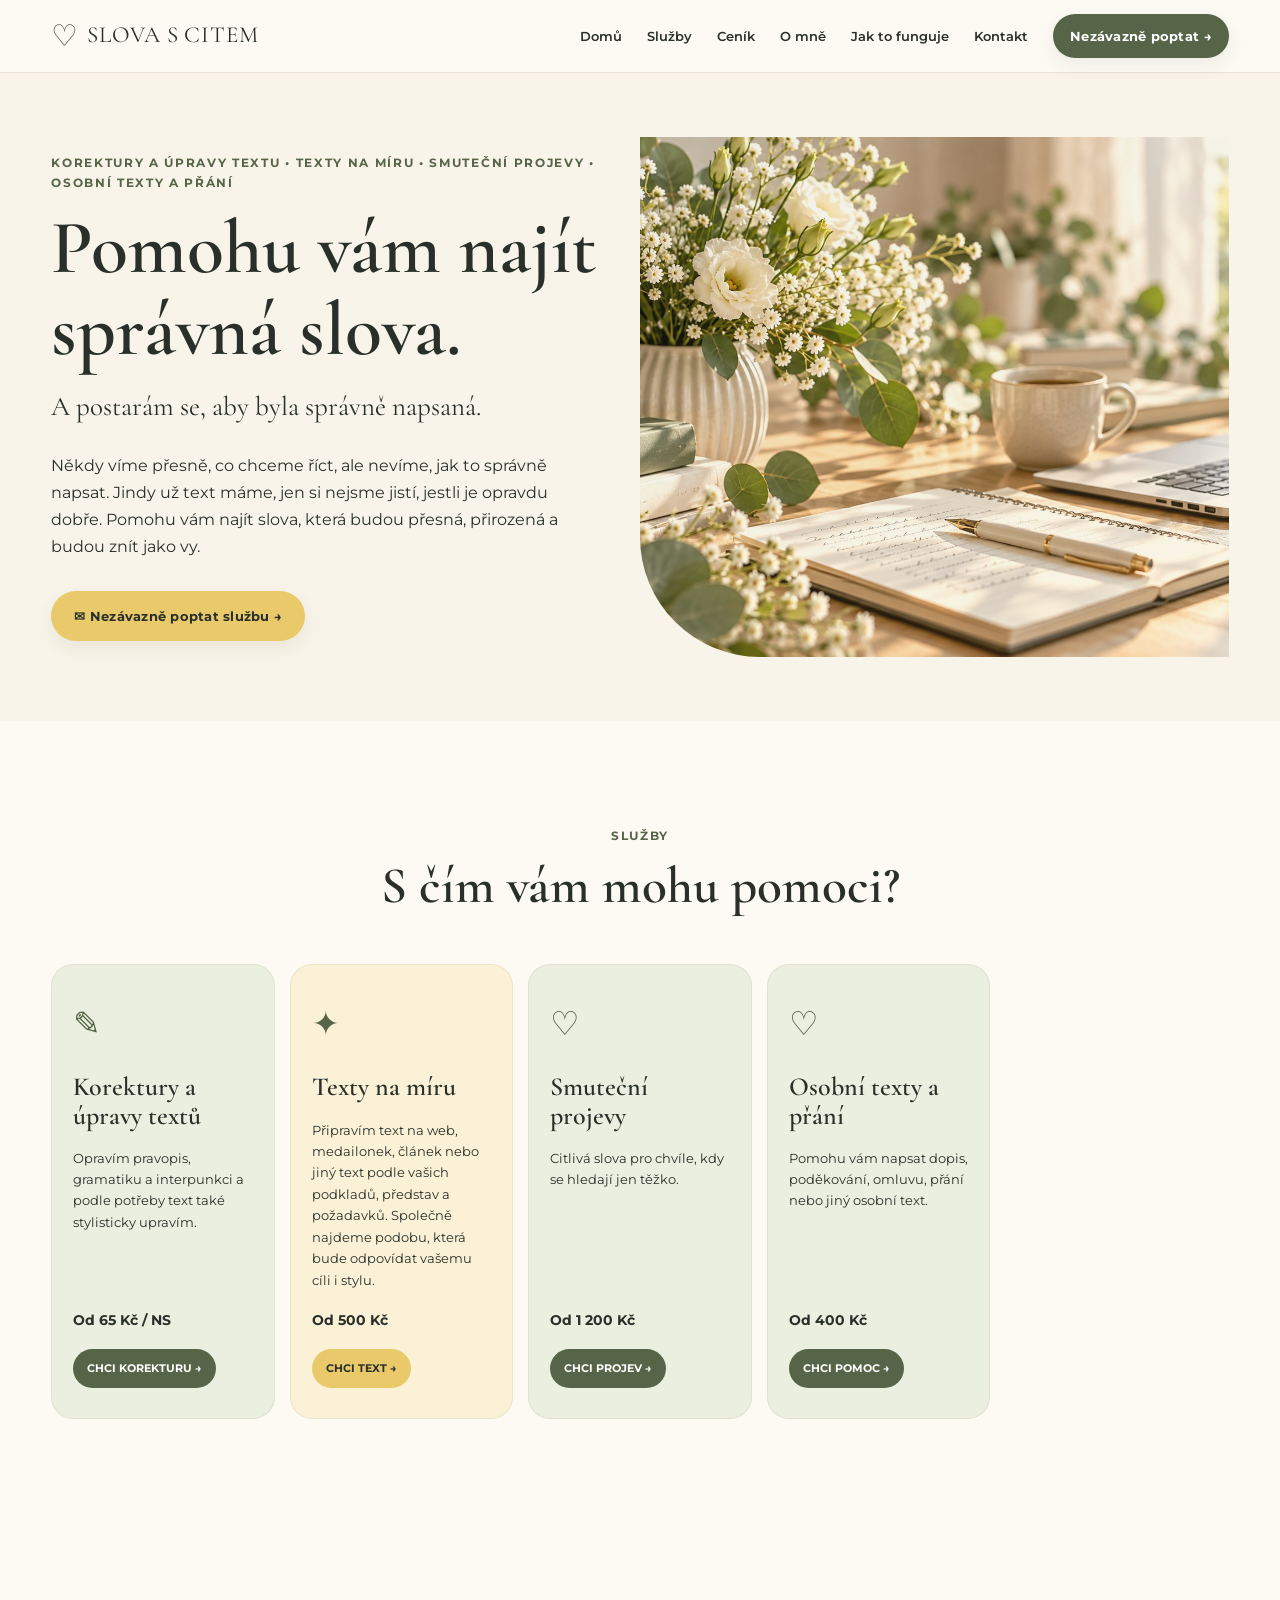
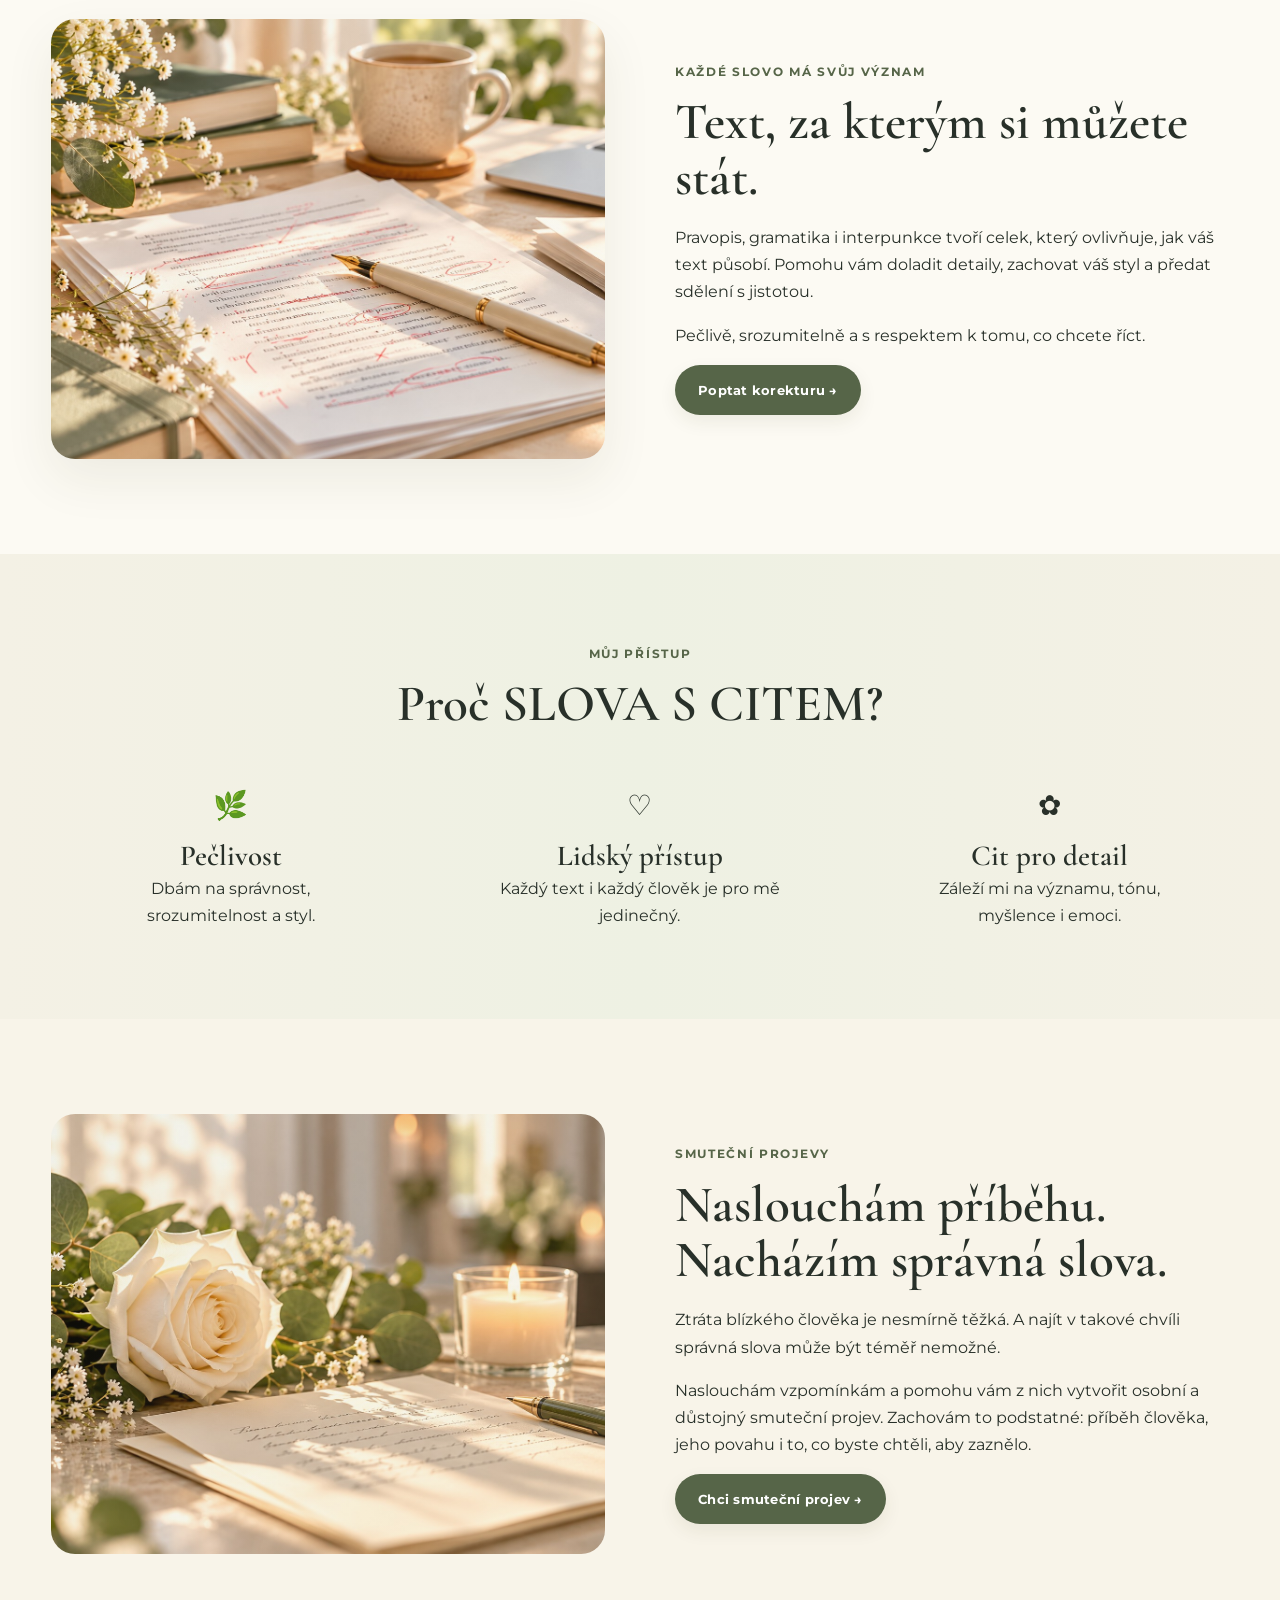
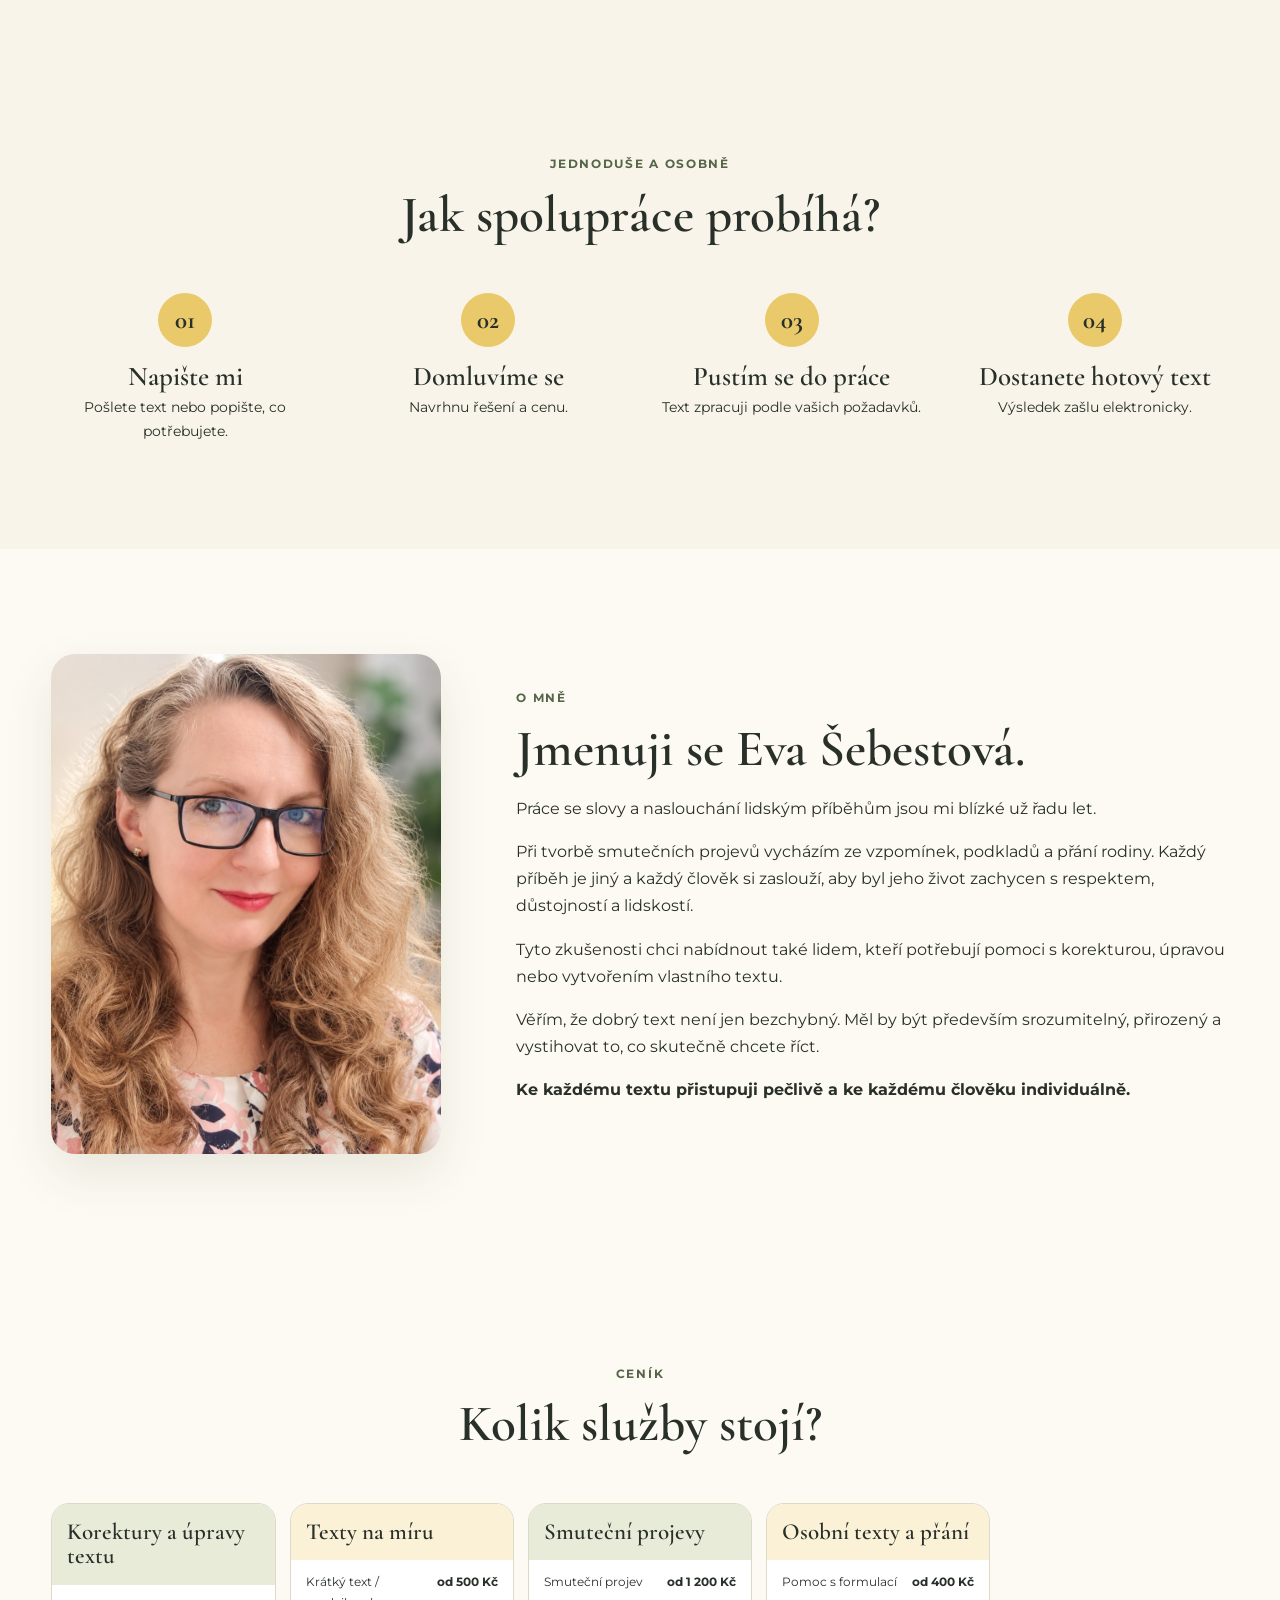
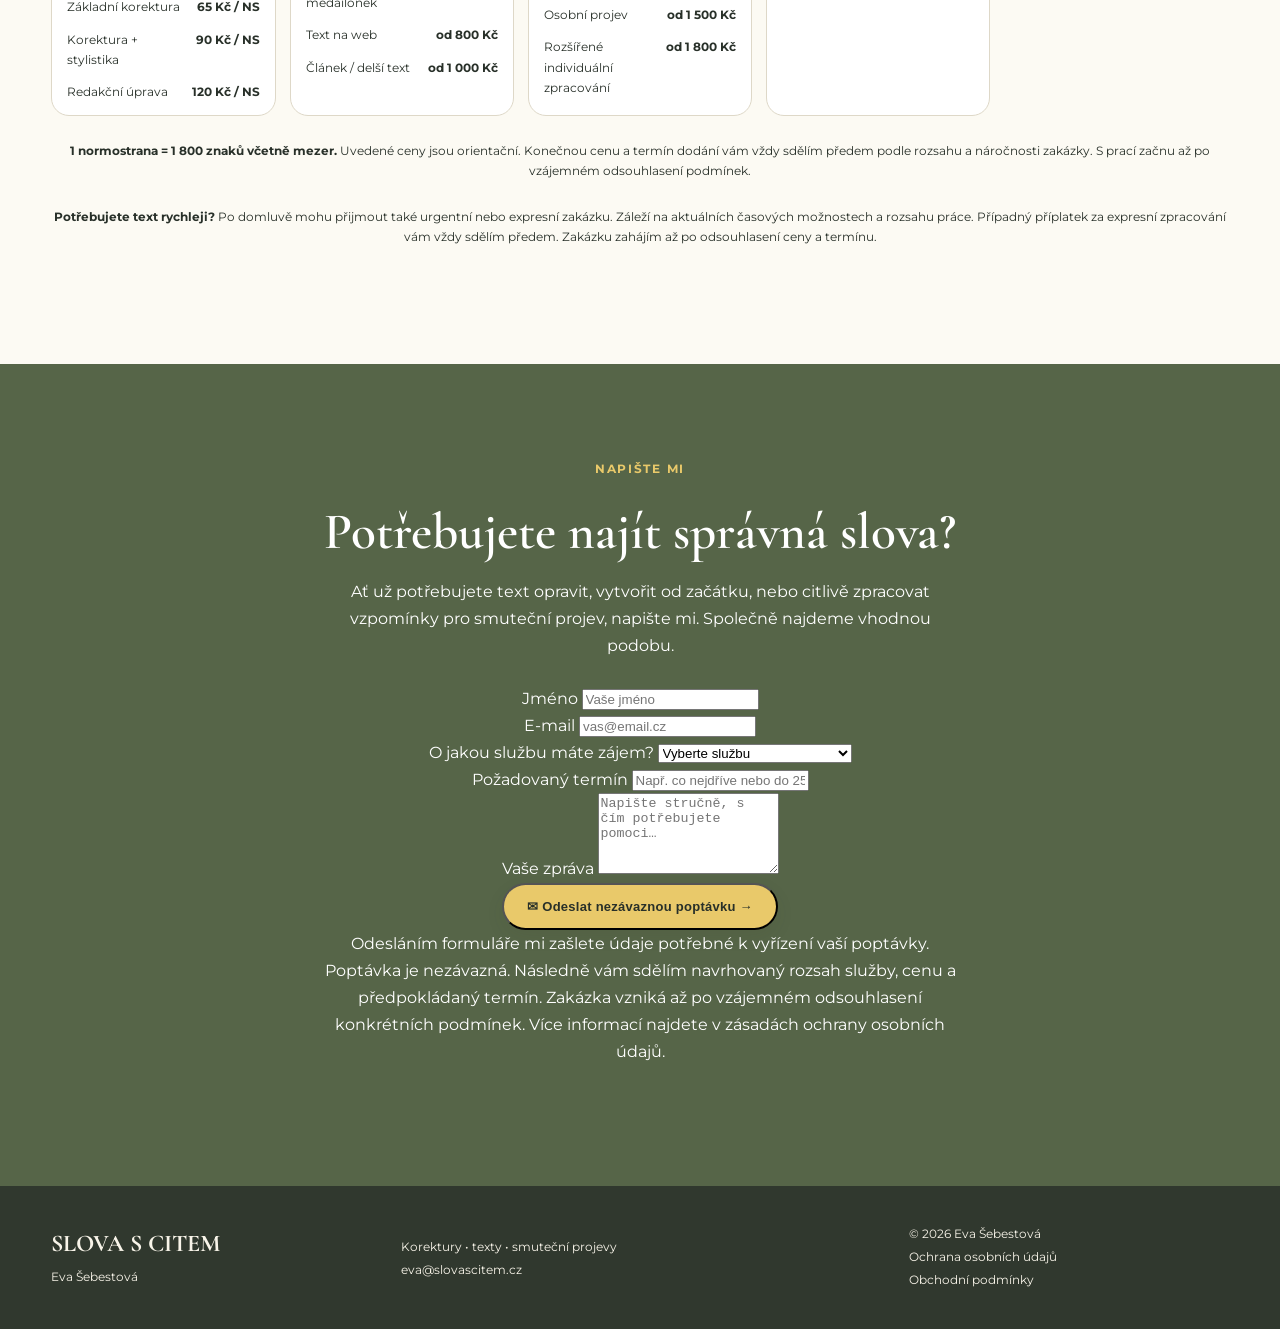
<file: index.html>
<!doctype html>
<html lang="cs">
<head>
  <meta charset="utf-8">
  <meta name="viewport" content="width=device-width, initial-scale=1">
  <meta name="description" content="Slova s citem – korektury a úpravy textu, texty na míru, smuteční projevy, osobní texty a přání.">
  <title>Slova s citem | Eva Šebestová</title>
  <link rel="stylesheet" href="style.css">
</head>
<body>

<header class="site-header">
  <div class="container nav-wrap">
    <a class="logo" href="#domu" aria-label="Slova s citem – domů">
      <span class="logo-mark">♡</span>
      <span>SLOVA <i>S CITEM</i></span>
    </a>
    <button class="menu-toggle" aria-label="Otevřít menu" aria-expanded="false">☰</button>
    <nav class="nav" aria-label="Hlavní navigace">
      <a href="#domu">Domů</a>
      <a href="#sluzby">Služby</a>
      <a href="#cenik">Ceník</a>
      <a href="#omne">O mně</a>
      <a href="#jak-to-funguje">Jak to funguje</a>
      <a href="#kontakt">Kontakt</a>
      <a class="btn btn-small" href="#poptavka">Nezávazně poptat →</a>
    </nav>
  </div>
</header>

<main id="domu">

<section class="hero">
  <div class="container hero-grid">
    <div class="hero-copy">
      <p class="eyebrow">Korektury a úpravy textu • texty na míru • smuteční projevy • osobní texty a přání</p>
      <h1>Pomohu vám najít správná slova.</h1>
      <p class="lead">A postarám se, aby byla správně napsaná.</p>
      <p>Někdy víme přesně, co chceme říct, ale nevíme, jak to správně napsat. Jindy už text máme, jen si nejsme jistí, jestli je opravdu dobře. Pomohu vám najít slova, která budou přesná, přirozená a budou znít jako vy.</p>
      <a class="btn" href="#poptavka">✉ Nezávazně poptat službu →</a>
    </div>
    <div class="hero-image" role="img" aria-label="Pracovní stůl s knihou, perem a květinami"></div>
  </div>
</section>

<section id="sluzby" class="section">
  <div class="container">
    <div class="section-heading">
      <p class="eyebrow">Služby</p>
      <h2>S čím vám mohu pomoci?</h2>
    </div>
    <div class="services-grid">
      <article class="service-card">
        <span class="service-icon">✎</span>
        <h3>Korektury a úpravy textů</h3>
        <p>Opravím pravopis, gramatiku a interpunkci a podle potřeby text také stylisticky upravím.</p>
        <strong>Od 65 Kč / NS</strong>
        <a href="#poptavka">Chci korekturu →</a>
      </article>
      <article class="service-card accent">
        <span class="service-icon">✦</span>
        <h3>Texty na míru</h3>
        <p>Připravím text na web, medailonek, článek nebo jiný text podle vašich podkladů, představ a požadavků. Společně najdeme podobu, která bude odpovídat vašemu cíli i stylu.</p>
        <strong>Od 500 Kč</strong>
        <a href="#poptavka">Chci text →</a>
      </article>
      <article class="service-card">
        <span class="service-icon">♡</span>
        <h3>Smuteční projevy</h3>
        <p>Citlivá slova pro chvíle, kdy se hledají jen těžko.</p>
        <strong>Od 1 200 Kč</strong>
        <a href="#poptavka">Chci projev →</a>
      </article>
      <article class="service-card">
        <span class="service-icon">♡</span>
        <h3>Osobní texty a přání</h3>
        <p>Pomohu vám napsat dopis, poděkování, omluvu, přání nebo jiný osobní text.</p>
        <strong>Od 400 Kč</strong>
        <a href="#poptavka">Chci pomoc →</a>
      </article>
    </div>
  </div>
</section>

<section class="proofreading-showcase">
  <div class="container proofreading-grid">
    <div class="proofreading-photo" role="img" aria-label="Pečlivě opravené texty, dokumenty a pero"></div>
    <div class="proofreading-copy">
      <p class="eyebrow">Každé slovo má svůj význam</p>
      <h2>Text, za kterým si můžete stát.</h2>
      <p>Pravopis, gramatika i interpunkce tvoří celek, který ovlivňuje, jak váš text působí. Pomohu vám doladit detaily, zachovat váš styl a předat sdělení s jistotou.</p>
      <p>Pečlivě, srozumitelně a s respektem k tomu, co chcete říct.</p>
      <a class="btn btn-green" href="#poptavka">Poptat korekturu →</a>
    </div>
  </div>
</section>
  
<section class="values">
  <div class="container">
    <div class="section-heading">
      <p class="eyebrow">Můj přístup</p>
      <h2>Proč SLOVA S CITEM?</h2>
    </div>
    <div class="values-grid">
      <div><span>🌿</span><h3>Pečlivost</h3><p>Dbám na správnost, srozumitelnost a styl.</p></div>
      <div><span>♡</span><h3>Lidský přístup</h3><p>Každý text i každý člověk je pro mě jedinečný.</p></div>
      <div><span>✿</span><h3>Cit pro detail</h3><p>Záleží mi na významu, tónu, myšlence i emoci.</p></div>
    </div>
  </div>
</section>

<section class="special">
  <div class="container special-grid">
    <div class="special-photo"></div>
    <div>
      <p class="eyebrow">Smuteční projevy</p>
      <h2>Naslouchám příběhu. Nacházím správná slova.</h2>
      <p>Ztráta blízkého člověka je nesmírně těžká. A najít v takové chvíli správná slova může být téměř nemožné.</p>
      <p>Naslouchám vzpomínkám a pomohu vám z nich vytvořit osobní a důstojný smuteční projev. Zachovám to podstatné: příběh člověka, jeho povahu i to, co byste chtěli, aby zaznělo.</p>
      <a class="btn btn-green" href="#poptavka">Chci smuteční projev →</a>
    </div>
  </div>
</section>

<section id="jak-to-funguje" class="section process">
  <div class="container">
    <div class="section-heading">
      <p class="eyebrow">Jednoduše a osobně</p>
      <h2>Jak spolupráce probíhá?</h2>
    </div>
    <div class="process-grid">
      <div><b>01</b><h3>Napište mi</h3><p>Pošlete text nebo popište, co potřebujete.</p></div>
      <div><b>02</b><h3>Domluvíme se</h3><p>Navrhnu řešení a cenu.</p></div>
      <div><b>03</b><h3>Pustím se do práce</h3><p>Text zpracuji podle vašich požadavků.</p></div>
      <div><b>04</b><h3>Dostanete hotový text</h3><p>Výsledek zašlu elektronicky.</p></div>
    </div>
  </div>
</section>
  
<section id="omne" class="section about">
  <div class="container about-grid">
    <div class="about-photo" aria-label="Fotografie Evy Šebestové"></div>
    <div>
      <p class="eyebrow">O mně</p>
      <h2>Jmenuji se Eva Šebestová.</h2>
      <p>Práce se slovy a naslouchání lidským příběhům jsou mi blízké už řadu let.</p>
      <p>Při tvorbě smutečních projevů vycházím ze vzpomínek, podkladů a přání rodiny. Každý příběh je jiný a každý člověk si zaslouží, aby byl jeho život zachycen s respektem, důstojností a lidskostí.</p>
      <p>Tyto zkušenosti chci nabídnout také lidem, kteří potřebují pomoci s korekturou, úpravou nebo vytvořením vlastního textu.</p>
      <p>Věřím, že dobrý text není jen bezchybný. Měl by být především srozumitelný, přirozený a vystihovat to, co skutečně chcete říct.</p>
      <p><strong>Ke každému textu přistupuji pečlivě a ke každému člověku individuálně.</strong></p>
    </div>
  </div>
</section>

<section id="cenik" class="section pricing">
  <div class="container">
    <div class="section-heading">
      <p class="eyebrow">Ceník</p>
      <h2>Kolik služby stojí?</h2>
    </div>
    <div class="pricing-grid">
      <article><h3>Korektury a úpravy textu</h3><p>Základní korektura <b>65 Kč / NS</b></p><p>Korektura + stylistika <b>90 Kč / NS</b></p><p>Redakční úprava <b>120 Kč / NS</b></p></article>
      <article><h3>Texty na míru</h3><p>Krátký text / medailonek <b>od 500 Kč</b></p><p>Text na web <b>od 800 Kč</b></p><p>Článek / delší text <b>od 1 000 Kč</b></p></article>
      <article><h3>Smuteční projevy</h3><p>Smuteční projev <b>od 1 200 Kč</b></p><p>Osobní projev <b>od 1 500 Kč</b></p><p>Rozšířené individuální zpracování <b>od 1 800 Kč</b></p></article>
      <article><h3>Osobní texty a přání</h3><p>Pomoc s formulací <b>od 400 Kč</b></p></article>
    </div>
    <p class="note"><strong>1 normostrana = 1 800 znaků včetně mezer.</strong> Uvedené ceny jsou orientační. Konečnou cenu a termín dodání vám vždy sdělím předem podle rozsahu a náročnosti zakázky. S prací začnu až po vzájemném odsouhlasení podmínek.</p>

<p class="note"><strong>Potřebujete text rychleji?</strong> Po domluvě mohu přijmout také urgentní nebo expresní zakázku. Záleží na aktuálních časových možnostech a rozsahu práce. Případný příplatek za expresní zpracování vám vždy sdělím předem. Zakázku zahájím až po odsouhlasení ceny a termínu.</p>
  </div>
</section>

<section id="poptavka" class="cta">
  <div class="container">
    <p class="eyebrow">Napište mi</p>
    <h2>Potřebujete najít správná slova?</h2>
    <p>Ať už potřebujete text opravit, vytvořit od začátku, nebo citlivě zpracovat vzpomínky pro smuteční projev, napište mi. Společně najdeme vhodnou podobu.</p>
    <form class="contact-form" action="https://formsubmit.app/f/jwqg4cdmm2" method="POST">
      <input type="hidden" name="_subject" value="Nová poptávka – SLOVA S CITEM">
      <div class="form-field">
        <label for="poptavka-jmeno">Jméno</label>
        <input id="poptavka-jmeno" type="text" name="name" autocomplete="name" placeholder="Vaše jméno" required>
      </div>
      <div class="form-field">
        <label for="poptavka-email">E-mail</label>
        <input id="poptavka-email" type="email" name="email" autocomplete="email" placeholder="vas@email.cz" required>
      </div>
      <div class="form-field">
        <label for="poptavka-sluzba">O jakou službu máte zájem?</label>
        <select id="poptavka-sluzba" name="service" required>
          <option value="" selected disabled>Vyberte službu</option>
          <option>Korektury a úpravy textu</option>
          <option>Text na míru</option>
          <option>Smuteční projevy</option>
          <option>Osobní texty a přání</option>
          <option>Jiná služba / nejsem si jistý/á</option>
        </select>
      </div>
<div class="form-field">
  <label for="poptavka-termin">Požadovaný termín</label>
  <input
    id="poptavka-termin"
    type="text"
    name="deadline"
    placeholder="Např. co nejdříve nebo do 25. 10."
  >
</div>
      <div class="form-field">
        <label for="poptavka-zprava">Vaše zpráva</label>
        <textarea id="poptavka-zprava" name="message" rows="5" placeholder="Napište stručně, s čím potřebujete pomoci…" required></textarea>
      </div>
      <button class="btn btn-light" type="submit">✉ Odeslat nezávaznou poptávku →</button>
      
<p class="form-note">
  Odesláním formuláře mi zašlete údaje potřebné k vyřízení vaší poptávky. Poptávka je nezávazná. Následně vám sdělím navrhovaný rozsah služby, cenu a předpokládaný termín. Zakázka vzniká až po vzájemném odsouhlasení konkrétních podmínek.
  Více informací najdete v
  <a href="ochrana-osobnich-udaju.html">zásadách ochrany osobních údajů</a>.
</p>

    </form>
  </div>
</section>

</main>

<footer id="kontakt" class="footer">
  <div class="container footer-grid">
    <div><strong>SLOVA S CITEM</strong><p>Eva Šebestová</p></div>
    <div><p>Korektury • texty • smuteční projevy</p><a href="mailto:eva@slovascitem.cz">eva@slovascitem.cz</a></div>
    
<div>
  <p>© 2026 Eva Šebestová</p>
  <p><a href="ochrana-osobnich-udaju.html">Ochrana osobních údajů</a></p>
  <p><a href="obchodni-podminky.html">Obchodní podmínky</a></p>
</div>

  </div>
</footer>

<script>
  const toggle = document.querySelector('.menu-toggle');
  const nav = document.querySelector('.nav');
  toggle.addEventListener('click', () => {
    const open = nav.classList.toggle('open');
    toggle.setAttribute('aria-expanded', open);
  });
  document.querySelectorAll('.nav a').forEach(link => link.addEventListener('click', () => nav.classList.remove('open')));
</script>
</body>
</html>
</file>
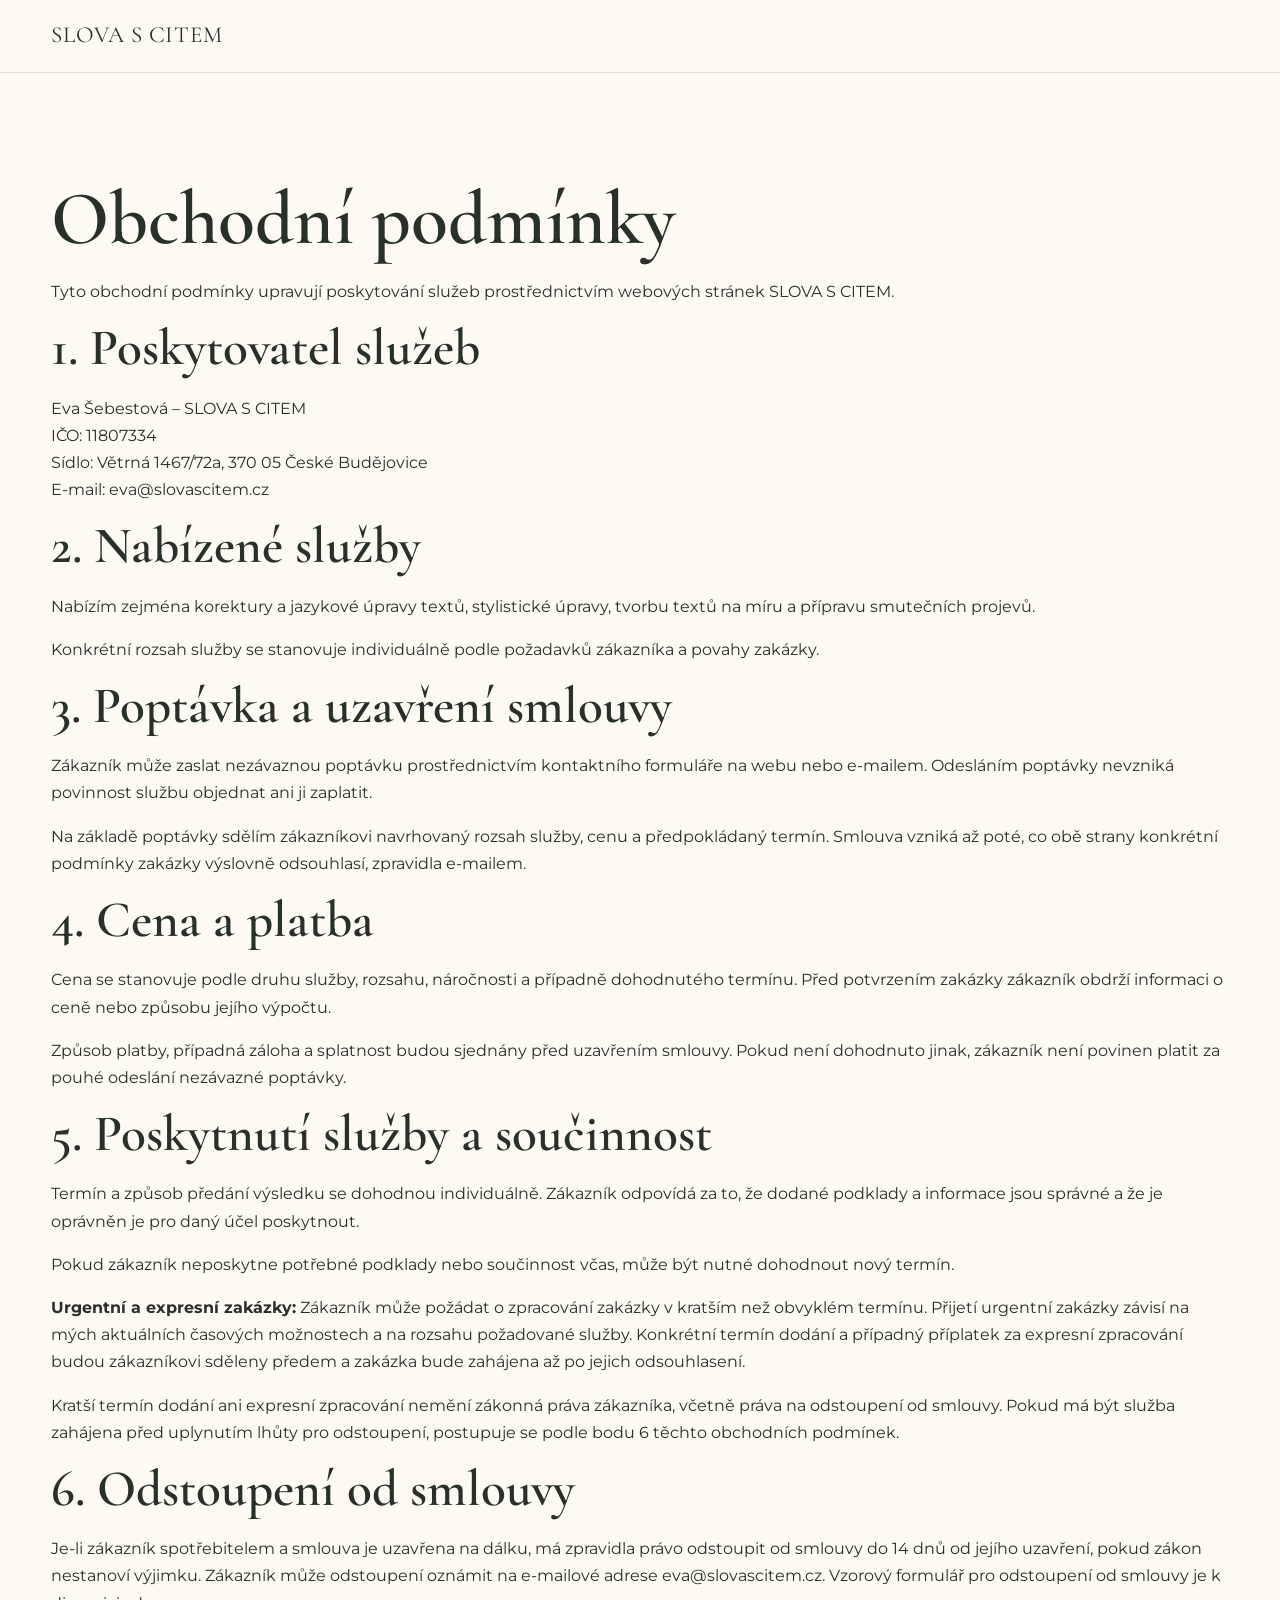
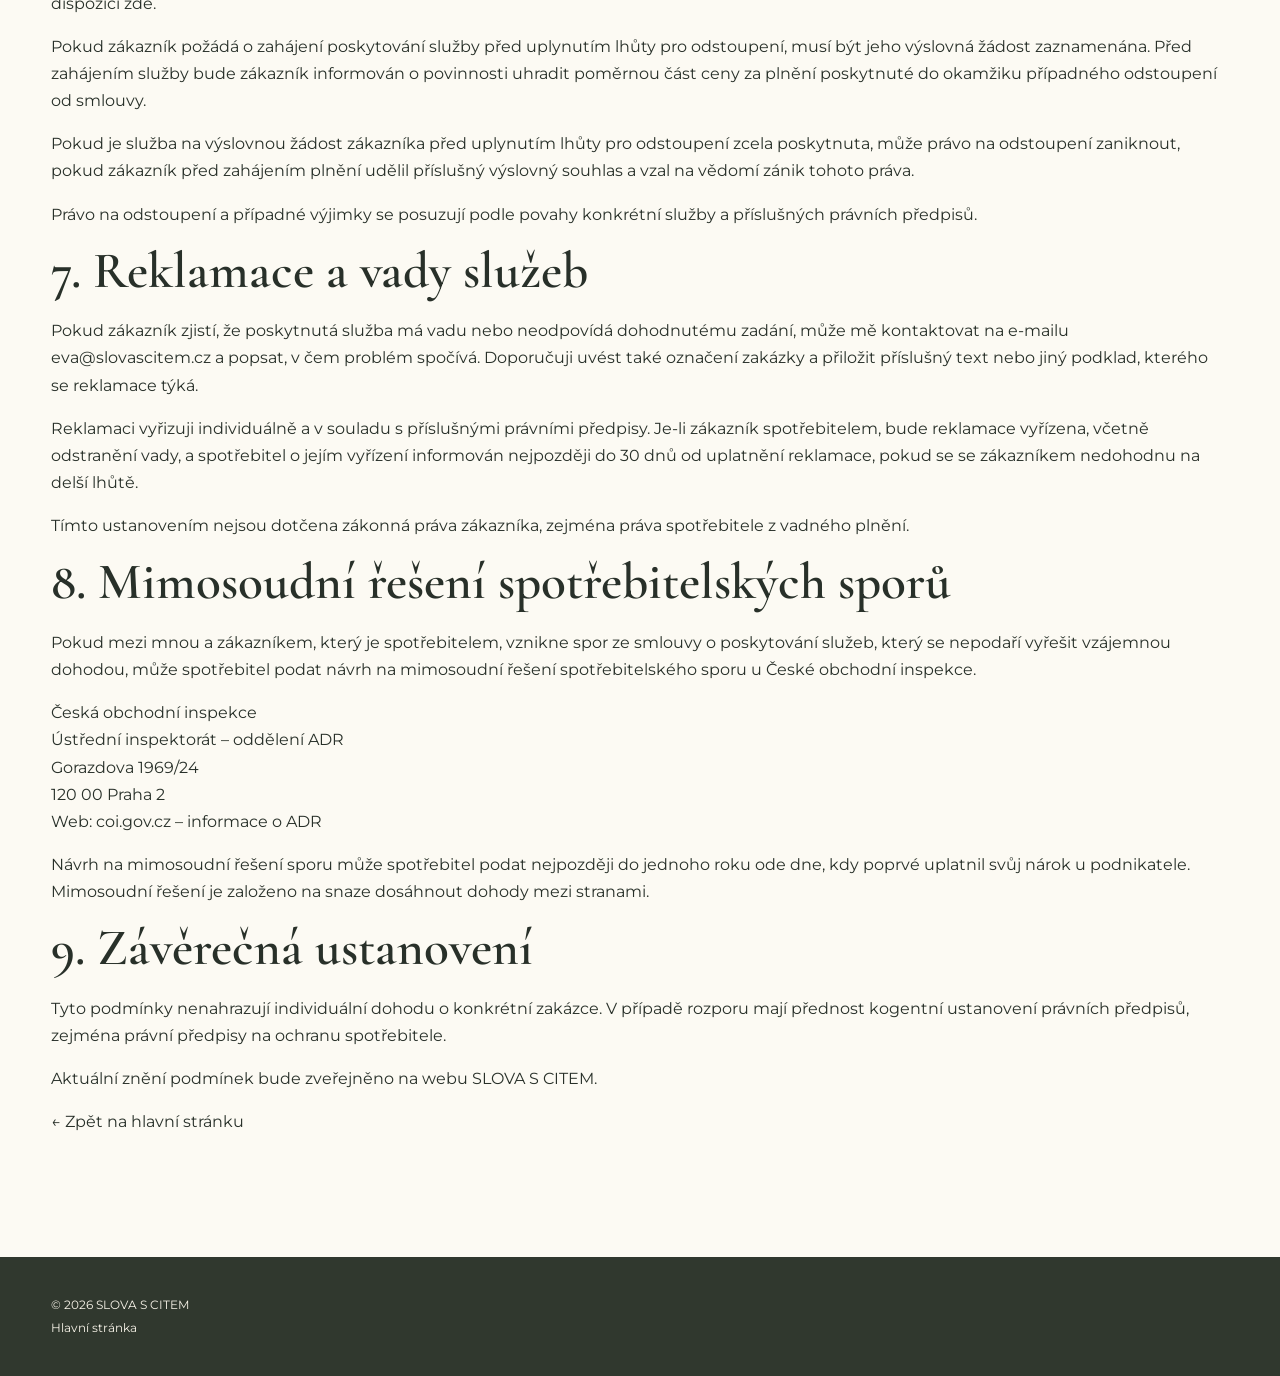
<file: obchodni-podminky.html>
<!DOCTYPE html>
<html lang="cs">
<head>
  <meta charset="UTF-8">
  <meta name="viewport" content="width=device-width, initial-scale=1">
  <meta name="description" content="Obchodní podmínky služeb SLOVA S CITEM.">
  <title>Obchodní podmínky | SLOVA S CITEM</title>
  <link rel="stylesheet" href="style.css">
</head>
<body>
  <header class="site-header">
    <div class="container nav-wrap">
      <a class="logo" href="index.html">SLOVA S CITEM</a>
    </div>
  </header>

  <main class="container">
    <section class="section">
      <h1>Obchodní podmínky</h1>
      <p>
        Tyto obchodní podmínky upravují poskytování služeb
        prostřednictvím webových stránek SLOVA S CITEM.
      </p>

      <h2>1. Poskytovatel služeb</h2>
      <p>
        Eva Šebestová – SLOVA S CITEM<br>
        IČO: 11807334<br>
        Sídlo: Větrná 1467/72a, 370 05 České Budějovice<br>
        E-mail:
        <a href="mailto:eva@slovascitem.cz">eva@slovascitem.cz</a>
      </p>

      <h2>2. Nabízené služby</h2>
      <p>
        Nabízím zejména korektury a jazykové úpravy textů,
        stylistické úpravy, tvorbu textů na míru a přípravu
        smutečních projevů.
      </p>
      <p>
        Konkrétní rozsah služby se stanovuje individuálně
        podle požadavků zákazníka a povahy zakázky.
      </p>

      <h2>3. Poptávka a uzavření smlouvy</h2>
      <p>
        Zákazník může zaslat nezávaznou poptávku prostřednictvím
        kontaktního formuláře na webu nebo e-mailem.
        Odesláním poptávky nevzniká povinnost službu objednat
        ani ji zaplatit.
      </p>
      <p>
        Na základě poptávky sdělím zákazníkovi navrhovaný rozsah
        služby, cenu a předpokládaný termín. Smlouva vzniká
        až poté, co obě strany konkrétní podmínky zakázky
        výslovně odsouhlasí, zpravidla e-mailem.
      </p>

      <h2>4. Cena a platba</h2>
      <p>
        Cena se stanovuje podle druhu služby, rozsahu,
        náročnosti a případně dohodnutého termínu.
        Před potvrzením zakázky zákazník obdrží informaci
        o ceně nebo způsobu jejího výpočtu.
      </p>
      <p>
        Způsob platby, případná záloha a splatnost budou
        sjednány před uzavřením smlouvy. Pokud není
        dohodnuto jinak, zákazník není povinen platit
        za pouhé odeslání nezávazné poptávky.
      </p>

      <h2>5. Poskytnutí služby a součinnost</h2>
      <p>
        Termín a způsob předání výsledku se dohodnou
        individuálně. Zákazník odpovídá za to, že dodané
        podklady a informace jsou správné a že je oprávněn
        je pro daný účel poskytnout.
      </p>
      <p>
        Pokud zákazník neposkytne potřebné podklady nebo
        součinnost včas, může být nutné dohodnout nový termín.
      </p>
<p>
  <strong>Urgentní a expresní zakázky:</strong>
  Zákazník může požádat o zpracování zakázky v kratším než
  obvyklém termínu. Přijetí urgentní zakázky závisí na mých
  aktuálních časových možnostech a na rozsahu požadované služby.
  Konkrétní termín dodání a případný příplatek za expresní
  zpracování budou zákazníkovi sděleny předem a zakázka bude
  zahájena až po jejich odsouhlasení.
</p>
<p>
  Kratší termín dodání ani expresní zpracování nemění zákonná
  práva zákazníka, včetně práva na odstoupení od smlouvy.
  Pokud má být služba zahájena před uplynutím lhůty pro
  odstoupení, postupuje se podle bodu 6 těchto obchodních podmínek.
</p>

      <h2>6. Odstoupení od smlouvy</h2>
      <p>
  Je-li zákazník spotřebitelem a smlouva je uzavřena na dálku,
  má zpravidla právo odstoupit od smlouvy do 14 dnů od jejího
  uzavření, pokud zákon nestanoví výjimku. Zákazník může
  odstoupení oznámit na e-mailové adrese
  <a href="mailto:eva@slovascitem.cz">eva@slovascitem.cz</a>.
  Vzorový formulář pro odstoupení od smlouvy je k dispozici
  <a href="odstoupeni-od-smlouvy.html">zde</a>.
</p>
<p>
  Pokud zákazník požádá o zahájení poskytování služby před
  uplynutím lhůty pro odstoupení, musí být jeho výslovná žádost
  zaznamenána. Před zahájením služby bude zákazník informován
  o povinnosti uhradit poměrnou část ceny za plnění poskytnuté
  do okamžiku případného odstoupení od smlouvy.
</p>
<p>
  Pokud je služba na výslovnou žádost zákazníka před uplynutím
  lhůty pro odstoupení zcela poskytnuta, může právo na odstoupení
  zaniknout, pokud zákazník před zahájením plnění udělil
  příslušný výslovný souhlas a vzal na vědomí zánik tohoto práva.
</p>
<p>
  Právo na odstoupení a případné výjimky se posuzují podle
  povahy konkrétní služby a příslušných právních předpisů.
</p>

      <h2>7. Reklamace a vady služeb</h2>
<p>
  Pokud zákazník zjistí, že poskytnutá služba má vadu nebo
  neodpovídá dohodnutému zadání, může mě kontaktovat na e-mailu
  <a href="mailto:eva@slovascitem.cz">eva@slovascitem.cz</a>
  a popsat, v čem problém spočívá. Doporučuji uvést také
  označení zakázky a přiložit příslušný text nebo jiný podklad,
  kterého se reklamace týká.
</p>
<p>
  Reklamaci vyřizuji individuálně a v souladu s příslušnými
  právními předpisy. Je-li zákazník spotřebitelem, bude reklamace
  vyřízena, včetně odstranění vady, a spotřebitel o jejím vyřízení
  informován nejpozději do 30 dnů od uplatnění reklamace, pokud
  se se zákazníkem nedohodnu na delší lhůtě.
</p>
<p>
  Tímto ustanovením nejsou dotčena zákonná práva zákazníka,
  zejména práva spotřebitele z vadného plnění.
</p>

     <h2>8. Mimosoudní řešení spotřebitelských sporů</h2>
<p>
  Pokud mezi mnou a zákazníkem, který je spotřebitelem,
  vznikne spor ze smlouvy o poskytování služeb, který se
  nepodaří vyřešit vzájemnou dohodou, může spotřebitel podat
  návrh na mimosoudní řešení spotřebitelského sporu u
  České obchodní inspekce.
</p>
<p>
  Česká obchodní inspekce
  <br>
  Ústřední inspektorát – oddělení ADR
  <br>
  Gorazdova 1969/24
  <br>
  120 00 Praha 2
  <br>
  Web:
  <a href="https://coi.gov.cz/informace-o-adr/" target="_blank" rel="noopener noreferrer">coi.gov.cz – informace o ADR</a>
</p>
<p>
  Návrh na mimosoudní řešení sporu může spotřebitel podat
  nejpozději do jednoho roku ode dne, kdy poprvé uplatnil
  svůj nárok u podnikatele. Mimosoudní řešení je založeno
  na snaze dosáhnout dohody mezi stranami.
</p>

      <h2>9. Závěrečná ustanovení</h2>
      <p>
        Tyto podmínky nenahrazují individuální dohodu
        o konkrétní zakázce. V případě rozporu mají
        přednost kogentní ustanovení právních předpisů,
        zejména právní předpisy na ochranu spotřebitele.
      </p>
      <p>
        Aktuální znění podmínek bude zveřejněno na webu
        SLOVA S CITEM.
      </p>

      <p><a href="index.html">← Zpět na hlavní stránku</a></p>
    </section>
  </main>

  <footer class="footer">
    <div class="container">
      <p>© 2026 SLOVA S CITEM</p>
      <p><a href="index.html">Hlavní stránka</a></p>
    </div>
  </footer>
</body>
</html>
</file>
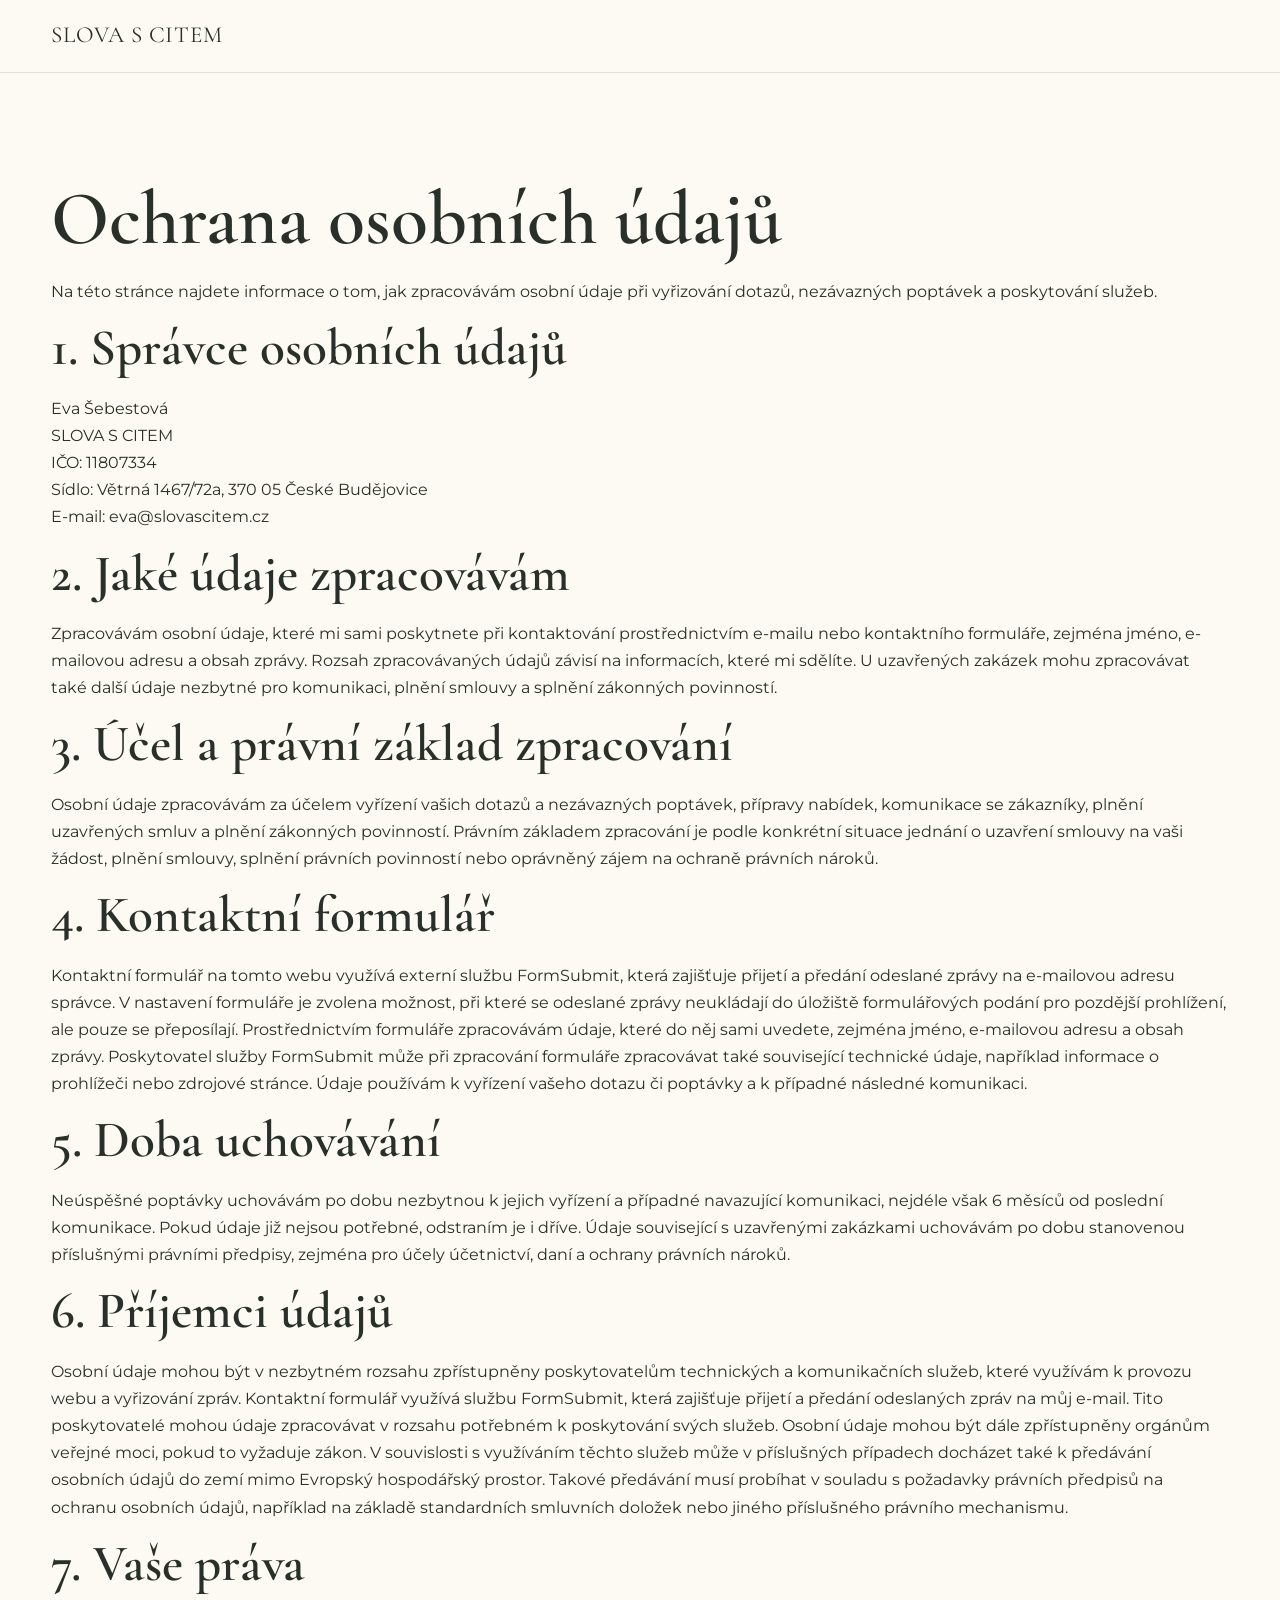
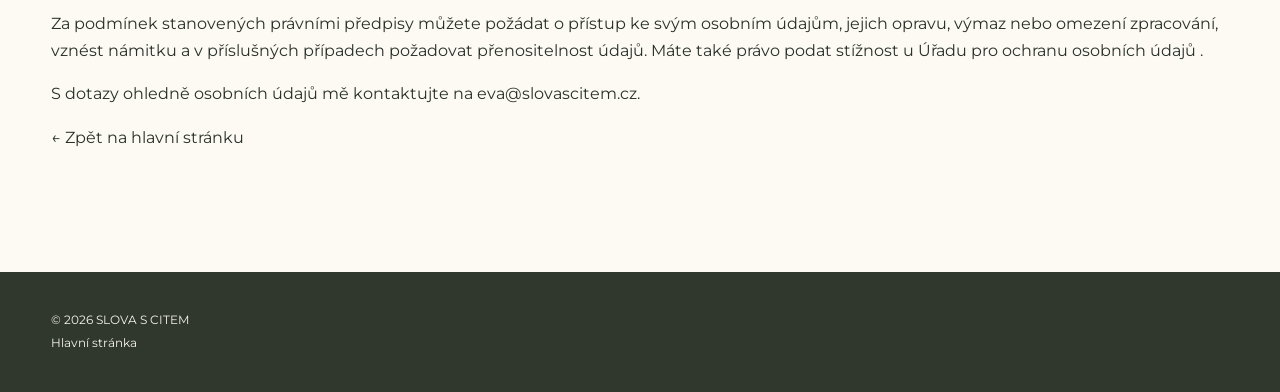
<file: ochrana-osobnich-udaju.html>
<!DOCTYPE html>
<html lang="cs">
<head>
  <meta charset="UTF-8">
  <meta name="viewport" content="width=device-width, initial-scale=1">
  <meta name="description" content="Informace o zpracování osobních údajů na webu SLOVA S CITEM.">
  <title>Ochrana osobních údajů | SLOVA S CITEM</title>
  <link rel="stylesheet" href="style.css">
</head>
<body>
  <header class="site-header">
    <div class="container nav-wrap">
      <a class="logo" href="index.html">SLOVA S CITEM</a>
    </div>
  </header>

  <main class="container">
    <section class="section">
      <h1>Ochrana osobních údajů</h1>
      <p>
        Na této stránce najdete informace o tom, jak zpracovávám osobní údaje
        při vyřizování dotazů, nezávazných poptávek a poskytování služeb.
      </p>

      <h2>1. Správce osobních údajů</h2>
      <p>
        Eva Šebestová<br>
        SLOVA S CITEM<br>
        IČO: 11807334<br>
        Sídlo: Větrná 1467/72a, 370 05 České Budějovice<br>
        E-mail: <a href="mailto:eva@slovascitem.cz">eva@slovascitem.cz</a>
      </p>

      <h2>2. Jaké údaje zpracovávám</h2>
      <p>
        Zpracovávám osobní údaje, které mi sami poskytnete při kontaktování prostřednictvím e-mailu nebo kontaktního formuláře, zejména jméno, e-mailovou adresu a obsah zprávy. Rozsah zpracovávaných údajů závisí na informacích, které mi sdělíte. U uzavřených zakázek mohu zpracovávat také další údaje nezbytné pro komunikaci, plnění smlouvy a splnění zákonných povinností.
      </p>

      <h2>3. Účel a právní základ zpracování</h2>
      <p>
    Osobní údaje zpracovávám za účelem vyřízení vašich dotazů a nezávazných poptávek, přípravy nabídek, komunikace se zákazníky, plnění uzavřených smluv a plnění zákonných povinností.

Právním základem zpracování je podle konkrétní situace jednání o uzavření smlouvy na vaši žádost, plnění smlouvy, splnění právních povinností nebo oprávněný zájem na ochraně právních nároků.
      </p>

      <h2>4. Kontaktní formulář</h2>
      <p>
     Kontaktní formulář na tomto webu využívá externí službu FormSubmit, která zajišťuje přijetí a předání odeslané zprávy na e-mailovou adresu správce. V nastavení formuláře je zvolena možnost, při které se odeslané zprávy neukládají do úložiště formulářových podání pro pozdější prohlížení, ale pouze se přeposílají. Prostřednictvím formuláře zpracovávám údaje, které do něj sami uvedete, zejména jméno, e-mailovou adresu a obsah zprávy. Poskytovatel služby FormSubmit může při zpracování formuláře zpracovávat také související technické údaje, například informace o prohlížeči nebo zdrojové stránce. Údaje používám k vyřízení vašeho dotazu či poptávky a k případné následné komunikaci.
      </p>

      <h2>5. Doba uchovávání</h2>
      <p>
        Neúspěšné poptávky uchovávám po dobu nezbytnou k jejich vyřízení a případné navazující komunikaci, nejdéle však 6 měsíců od poslední komunikace. Pokud údaje již nejsou potřebné, odstraním je i dříve. Údaje související s uzavřenými zakázkami uchovávám po dobu stanovenou příslušnými právními předpisy, zejména pro účely účetnictví, daní a ochrany právních nároků.
      </p>

      <h2>6. Příjemci údajů</h2>
      <p>
        Osobní údaje mohou být v nezbytném rozsahu zpřístupněny poskytovatelům technických a komunikačních služeb, které využívám k provozu webu a vyřizování zpráv. Kontaktní formulář využívá službu FormSubmit, která zajišťuje přijetí a předání odeslaných zpráv na můj e-mail. Tito poskytovatelé mohou údaje zpracovávat v rozsahu potřebném k poskytování svých služeb. Osobní údaje mohou být dále zpřístupněny orgánům veřejné moci, pokud to vyžaduje zákon.
      V souvislosti s využíváním těchto služeb může v příslušných případech docházet také k předávání osobních údajů do zemí mimo Evropský hospodářský prostor. Takové předávání musí probíhat v souladu s požadavky právních předpisů na ochranu osobních údajů, například na základě standardních smluvních doložek nebo jiného příslušného právního mechanismu.
      </p>

      <h2>7. Vaše práva</h2>
      <p>
        Za podmínek stanovených právními předpisy můžete požádat o přístup
        ke svým osobním údajům, jejich opravu, výmaz nebo omezení zpracování,
        vznést námitku a v příslušných případech požadovat přenositelnost
        údajů. Máte také právo podat stížnost u
        <a href="https://uoou.gov.cz/" target="_blank" rel="noopener noreferrer">
          Úřadu pro ochranu osobních údajů
        </a>.
      </p>

      <p>
        S dotazy ohledně osobních údajů mě kontaktujte na
        <a href="mailto:eva@slovascitem.cz">eva@slovascitem.cz</a>.
      </p>

      <p><a href="index.html">← Zpět na hlavní stránku</a></p>
    </section>
  </main>

  <footer class="footer">
    <div class="container">
      <p>© 2026 SLOVA S CITEM</p>
      <p><a href="index.html">Hlavní stránka</a></p>
    </div>
  </footer>
</body>
</html>
</file>
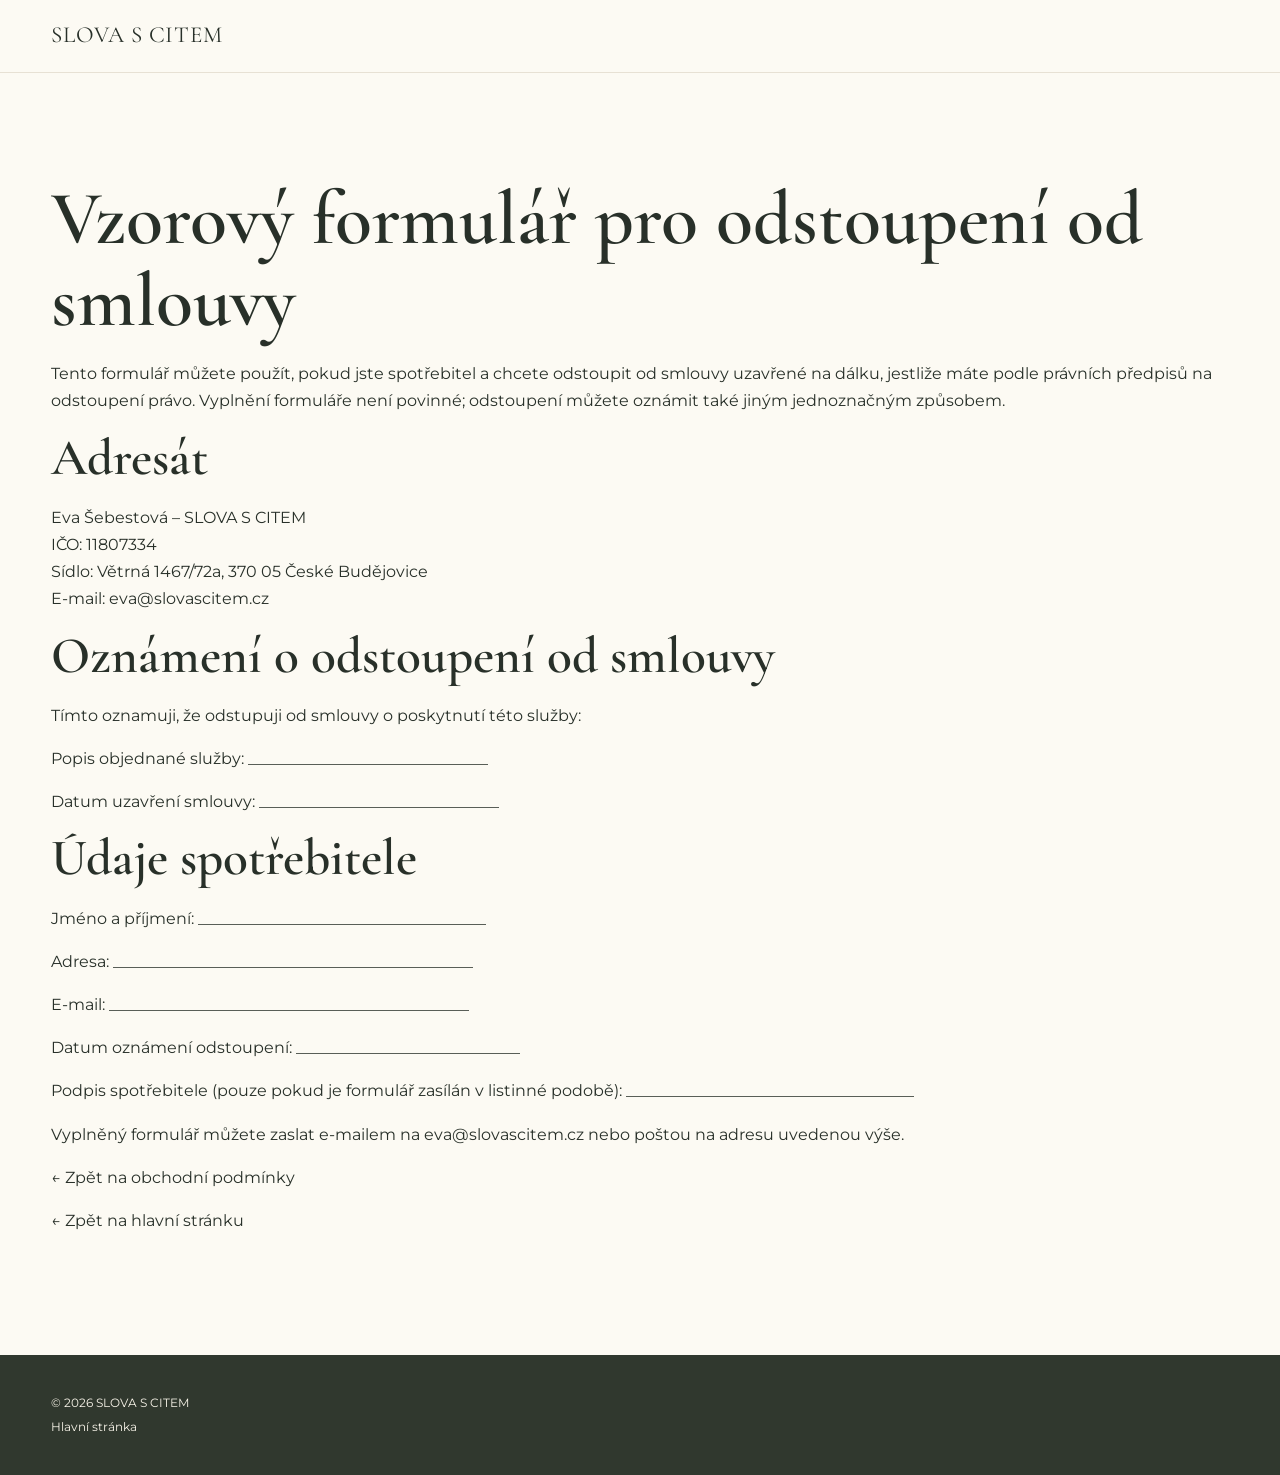
<file: odstoupeni-od-smlouvy.html>
<!DOCTYPE html>
<html lang="cs">
<head>
  <meta charset="UTF-8">
  <meta name="viewport" content="width=device-width, initial-scale=1">
  <meta name="description" content="Vzorový formulář pro odstoupení od smlouvy – SLOVA S CITEM.">
  <title>Odstoupení od smlouvy | SLOVA S CITEM</title>
  <link rel="stylesheet" href="style.css">
</head>
<body>
  <header class="site-header">
    <div class="container nav-wrap">
      <a class="logo" href="index.html">SLOVA S CITEM</a>
    </div>
  </header>

  <main class="container">
    <section class="section">
      <h1>Vzorový formulář pro odstoupení od smlouvy</h1>

      <p>
        Tento formulář můžete použít, pokud jste spotřebitel a chcete
        odstoupit od smlouvy uzavřené na dálku, jestliže máte podle
        právních předpisů na odstoupení právo. Vyplnění formuláře není
        povinné; odstoupení můžete oznámit také jiným jednoznačným způsobem.
      </p>

      <h2>Adresát</h2>
      <p>
        Eva Šebestová – SLOVA S CITEM<br>
        IČO: 11807334<br>
        Sídlo: Větrná 1467/72a, 370 05 České Budějovice<br>
        E-mail: <a href="mailto:eva@slovascitem.cz">eva@slovascitem.cz</a>
      </p>

      <h2>Oznámení o odstoupení od smlouvy</h2>

      <p>
        Tímto oznamuji, že odstupuji od smlouvy o poskytnutí této služby:
      </p>

      <p>Popis objednané služby: ______________________________</p>
      <p>Datum uzavření smlouvy: ______________________________</p>

      <h2>Údaje spotřebitele</h2>

      <p>Jméno a příjmení: ____________________________________</p>
      <p>Adresa: _____________________________________________</p>
      <p>E-mail: _____________________________________________</p>

      <p>
        Datum oznámení odstoupení: ____________________________
      </p>

      <p>
        Podpis spotřebitele (pouze pokud je formulář zasílán v listinné podobě):
        ____________________________________
      </p>

      <p>
        Vyplněný formulář můžete zaslat e-mailem na
        <a href="mailto:eva@slovascitem.cz">eva@slovascitem.cz</a>
        nebo poštou na adresu uvedenou výše.
      </p>

      <p>
        <a href="obchodni-podminky.html">← Zpět na obchodní podmínky</a>
      </p>
      <p>
        <a href="index.html">← Zpět na hlavní stránku</a>
      </p>
    </section>
  </main>

  <footer class="footer">
    <div class="container">
      <p>© 2026 SLOVA S CITEM</p>
      <p><a href="index.html">Hlavní stránka</a></p>
    </div>
  </footer>
</body>
</html>
</file>
<file: style.css>
@font-face {
  font-family: "Cormorant Garamond";
  src: url("fonts/CormorantGaramond-VariableFont_wght.ttf") format("truetype");
  font-weight: 300 700;
  font-style: normal;
  font-display: swap;
}

@font-face {
  font-family: "Montserrat";
  src: url("fonts/Montserrat-VariableFont_wght.ttf") format("truetype");
  font-weight: 100 900;
  font-style: normal;
  font-display: swap;
}

:root{
  --cream:#F8F4E9;
  --ivory:#FCFAF3;
  --sage:#7A8963;
  --olive:#566548;
  --gold:#E9C96A;
  --text:#283029;
  --line:#DED8C8;
  --serif:"Cormorant Garamond", Georgia, serif;
  --sans:"Montserrat", Arial, sans-serif;
  --radius:22px;
}
*{box-sizing:border-box}
html{scroll-behavior:smooth}
body{margin:0;background:var(--ivory);color:var(--text);font-family:var(--sans);font-size:16px;line-height:1.7}
a{color:inherit;text-decoration:none}
.container{width:min(1180px,92%);margin:auto}
.site-header{position:sticky;top:0;z-index:20;background:rgba(252,250,243,.95);backdrop-filter:blur(12px);border-bottom:1px solid rgba(222,216,200,.7)}
.nav-wrap{min-height:72px;display:flex;align-items:center;justify-content:space-between;gap:24px}
.logo{display:flex;align-items:center;gap:8px;font-family:var(--serif);font-size:23px;letter-spacing:.04em;white-space:nowrap}
.logo i{font-style:normal}
.logo-mark{font-size:30px;color:var(--olive)}
.nav{display:flex;align-items:center;gap:25px;font-size:13px;font-weight:600}
.nav a:not(.btn){transition:.2s}
.nav a:not(.btn):hover{color:var(--olive)}
.menu-toggle{display:none;border:0;background:none;font-size:28px;color:var(--olive)}
.btn{display:inline-flex;align-items:center;justify-content:center;gap:8px;padding:14px 23px;border-radius:999px;background:var(--gold);font-weight:700;font-size:13px;letter-spacing:.02em;transition:.2s;box-shadow:0 7px 18px rgba(70,60,20,.08)}
.btn:hover{transform:translateY(-2px)}
.btn-small{padding:11px 17px;background:var(--olive);color:white}
.btn-green{background:var(--olive);color:white}
.btn-light{background:var(--gold);color:var(--text)}
.hero{background:var(--cream)}
.hero-grid{min-height:610px;display:grid;grid-template-columns:1fr 1fr;align-items:center}
.hero-copy{padding:80px 40px 80px 0;max-width:650px}
.eyebrow{font-size:12px;text-transform:uppercase;letter-spacing:.14em;font-weight:700;color:var(--olive);margin:0 0 13px}
h1,h2,h3{font-family:var(--serif);font-weight:600;line-height:1.08;margin:0 0 18px}
h1{font-size:clamp(48px,6vw,76px)}
h2{font-size:clamp(38px,4vw,54px)}
h3{font-size:28px}
.lead{font-family:var(--serif);font-size:27px;margin:-5px 0 22px}
.hero-copy>p:not(.eyebrow):not(.lead){max-width:570px;margin-bottom:30px}
.hero-image{height:520px;background:linear-gradient(135deg,rgba(122,137,99,.1),rgba(233,201,106,.18)),url("images/uvodni.jpg") center/cover;border-radius:0 0 0 120px}
.section{padding:105px 0}
.section-heading{text-align:center;max-width:720px;margin:0 auto 50px}
.section-heading h2{margin-bottom:0}
.services-grid{display:grid;grid-template-columns:repeat(5,1fr);gap:15px}
.service-card{background:#EAEFDF;border:1px solid rgba(122,137,99,.12);border-radius:var(--radius);padding:30px 21px;display:flex;flex-direction:column;align-items:flex-start;min-height:330px}
.service-card.accent{background:#FBF1D7}
.service-icon{font-size:33px;margin-bottom:22px;color:var(--olive)}
.service-card h3{font-size:26px}
.service-card p{font-size:13px;line-height:1.65;margin:0 0 18px}
.service-card strong{margin-top:auto;font-size:14px}
.service-card a{margin-top:16px;background:var(--olive);color:white;border-radius:999px;padding:10px 14px;font-size:11px;font-weight:700;text-transform:uppercase}
.service-card.accent a{background:var(--gold);color:var(--text)}
.values{padding:90px 0;background:linear-gradient(90deg,#F4F1E5,#EEF1E3,#F4F1E5)}
.values-grid{display:grid;grid-template-columns:repeat(3,1fr);gap:50px;text-align:center}
.values-grid span{font-size:28px}
.values-grid h3{font-size:29px;margin:10px 0 4px}
.values-grid p{margin:0;max-width:280px;margin-inline:auto}
.special{padding:95px 0;background:var(--cream)}
.special-grid{display:grid;grid-template-columns:1fr 1fr;gap:70px;align-items:center}
.special-photo{min-height:440px;border-radius:24px;background:linear-gradient(135deg,rgba(86,101,72,.08),rgba(233,201,106,.15)),url("images/smutecni_projevy.jpg") center/cover}
.special p{max-width:580px}
.about{background:var(--ivory)}
.about-grid{display:grid;grid-template-columns:390px 1fr;gap:75px;align-items:center}
.about-photo{height:500px;border-radius:24px;background:url("images/eva.jpg") center/cover;box-shadow:0 20px 50px rgba(70,60,20,.1)}
.about p{max-width:720px}
.process{background:var(--cream)}
.process-grid{display:grid;grid-template-columns:repeat(4,1fr);gap:35px;text-align:center}
.process-grid b{display:inline-flex;width:54px;height:54px;align-items:center;justify-content:center;border-radius:50%;background:var(--gold);font-family:var(--serif);font-size:25px}
.process-grid h3{font-size:27px;margin:15px 0 5px}
.process-grid p{font-size:14px;margin:0}
.pricing{background:var(--ivory)}
.pricing-grid{display:grid;grid-template-columns:repeat(5,1fr);gap:14px}
.pricing-grid article{border:1px solid var(--line);border-radius:18px;overflow:hidden;background:white}
.pricing-grid h3{font-size:23px;background:#E9EBD9;padding:16px 15px;margin:0}
.pricing-grid article:nth-child(even) h3{background:#FBF1D7}
.pricing-grid p{font-size:12px;padding:0 15px;display:flex;justify-content:space-between;gap:8px}
.pricing-grid p b{white-space:nowrap}
.note{text-align:center;font-size:12px;margin-top:25px}
.cta{padding:95px 0;background:var(--olive);color:white;text-align:center}
.cta .eyebrow{color:var(--gold)}
.cta p{max-width:650px;margin:0 auto 25px}
.footer{padding:35px 0;background:#30382E;color:#F8F4E9;font-size:12px}
.footer-grid{display:grid;grid-template-columns:1fr 1.5fr 1fr;gap:30px;align-items:center}
.footer strong{font-family:var(--serif);font-size:24px}
.footer p{margin:3px 0}
@media(max-width:1000px){
  .nav{gap:13px}
  .services-grid{grid-template-columns:repeat(3,1fr)}
  .pricing-grid{grid-template-columns:repeat(2,1fr)}
}
@media(max-width:760px){
  body{font-size:15px}
  .site-header{position:sticky}
  .nav-wrap{min-height:64px}
  .menu-toggle{display:block}
  .nav{display:none;position:absolute;left:0;right:0;top:64px;background:var(--ivory);padding:20px 6%;flex-direction:column;align-items:stretch;border-bottom:1px solid var(--line)}
  .nav.open{display:flex}
  .nav a{text-align:center;padding:9px}
  .hero-grid,.special-grid,.about-grid{grid-template-columns:1fr}
  .hero-copy{padding:60px 0 40px}
  .hero-image{height:330px;border-radius:0 0 0 70px}
  .section{padding:75px 0}
  .services-grid,.values-grid,.process-grid,.pricing-grid{grid-template-columns:1fr}
  .service-card{min-height:auto}
  .special-photo{min-height:300px}
  .about-photo{height:380px}
  .footer-grid{grid-template-columns:1fr;text-align:center}
  h1{font-size:49px}
  .lead{font-size:24px}
}

/* Samostatná sekce korektur */
.proofreading-showcase {
  padding: 95px 0;
  background: var(--ivory);
}

.proofreading-grid {
  display: grid;
  grid-template-columns: 1fr 1fr;
  gap: 70px;
  align-items: center;
}

.proofreading-photo {
  min-height: 440px;
  border-radius: 24px;
  background:
    linear-gradient(135deg, rgba(86,101,72,.06), rgba(233,201,106,.10)),
    url("images/korektury.jpg") center/cover;
  box-shadow: 0 20px 50px rgba(70,60,20,.08);
}

.proofreading-copy p {
  max-width: 580px;
}

@media (max-width: 760px) {
  .proofreading-grid {
    grid-template-columns: 1fr;
    gap: 30px;
  }

  .proofreading-showcase {
    padding: 75px 0;
  }

  .proofreading-photo {
    min-height: 300px;
  }
}
</file>
